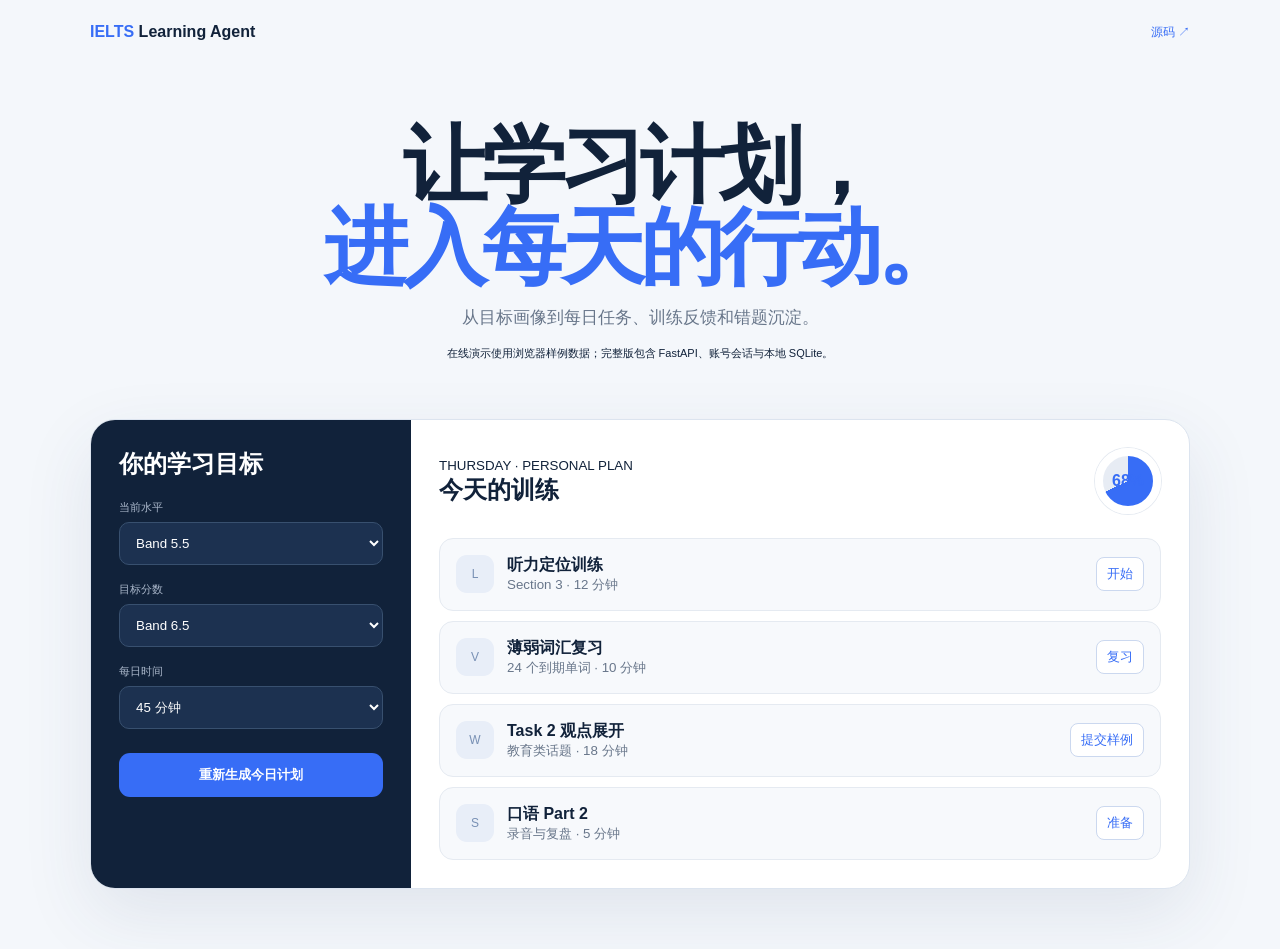
<file: demo/index.html>
<!doctype html><html lang="zh-CN"><head><meta charset="utf-8"><meta name="viewport" content="width=device-width,initial-scale=1"><meta name="description" content="IELTS Learning Agent 在线学习流程演示"><link rel="icon" href="data:image/svg+xml,%3Csvg xmlns='http://www.w3.org/2000/svg' viewBox='0 0 64 64'%3E%3Crect width='64' height='64' rx='16' fill='%23376df6'/%3E%3C/svg%3E"><title>IELTS Learning Agent · Demo</title><style>
:root{--navy:#11223a;--blue:#376df6;--paper:#f4f7fb;--muted:#68768a;--green:#35b778}*{box-sizing:border-box}body{margin:0;color:var(--navy);background:var(--paper);font-family:Inter,-apple-system,"Segoe UI","PingFang SC",sans-serif}.shell{width:min(1100px,calc(100% - 28px));margin:auto}header{height:64px;display:flex;align-items:center;justify-content:space-between}.brand{font-weight:800}.brand span{color:var(--blue)}header a{color:var(--blue);text-decoration:none;font-size:12px}.hero{padding:60px 0 38px;text-align:center}.hero h1{max-width:820px;margin:0 auto;font-size:clamp(48px,7vw,84px);line-height:.98;letter-spacing:-.06em}.hero h1 em{color:var(--blue);font-style:normal}.hero p{color:var(--muted);font-size:17px}.notice{font-size:11px}.app{margin:20px 0 60px;display:grid;grid-template-columns:320px 1fr;background:#fff;border:1px solid #dce4ef;border-radius:25px;box-shadow:0 25px 70px #2e47691a;overflow:hidden}.setup{padding:28px;background:var(--navy);color:#fff}.setup h2{margin-top:0}.setup label{display:block;margin:17px 0 7px;color:#aab7ca;font-size:11px}.setup select{width:100%;padding:12px;color:#fff;background:#1c3150;border:1px solid #38506f;border-radius:10px}.setup button{width:100%;margin-top:24px;padding:13px;color:#fff;background:var(--blue);border:0;border-radius:11px;font-weight:750;cursor:pointer}.workspace{padding:28px}.today{display:flex;align-items:center;justify-content:space-between}.today h2{margin:0}.score{width:66px;height:66px;display:grid;place-items:center;color:var(--blue);background:conic-gradient(var(--blue) 0 68%,#e7ecf4 68%);border:8px solid #fff;border-radius:50%;box-shadow:0 0 0 1px #e5eaf1;font-weight:800}.tasks{display:grid;gap:10px;margin-top:24px}.task{padding:16px;display:grid;grid-template-columns:38px 1fr auto;align-items:center;gap:13px;background:#f7f9fc;border:1px solid #e5eaf1;border-radius:14px}.task i{width:38px;height:38px;display:grid;place-items:center;color:#7890b4;background:#e8eef8;border-radius:11px;font-style:normal;font-size:12px}.task strong,.task small{display:block}.task small{color:var(--muted)}.task button{padding:7px 10px;color:var(--blue);background:#fff;border:1px solid #cbd8ef;border-radius:8px;cursor:pointer}.feedback{margin-top:20px;padding:20px;display:none;background:#effaf5;border-left:4px solid var(--green);border-radius:4px 13px 13px 4px}.feedback.show{display:block}.feedback h3{margin:0 0 7px;color:#21784f}.feedback p{margin:0;color:#557166;font-size:13px}@media(max-width:720px){.hero{padding-top:35px}.app{grid-template-columns:1fr}.setup{padding:22px}.workspace{padding:20px}.task{grid-template-columns:35px 1fr}.task button{grid-column:2;justify-self:start}}
</style></head><body><div class="shell"><header><div class="brand"><span>IELTS</span> Learning Agent</div><a href="https://github.com/Kankandesuyo/ielts-learning-agent">源码 ↗</a></header><section class="hero"><h1>让学习计划，<br><em>进入每天的行动。</em></h1><p>从目标画像到每日任务、训练反馈和错题沉淀。</p><div class="notice">在线演示使用浏览器样例数据；完整版包含 FastAPI、账号会话与本地 SQLite。</div></section><section class="app"><aside class="setup"><h2>你的学习目标</h2><label>当前水平</label><select id="level"><option>Band 5.5</option><option>Band 6.0</option><option>Band 6.5</option></select><label>目标分数</label><select id="target"><option>Band 6.5</option><option>Band 7.0</option><option>Band 7.5</option></select><label>每日时间</label><select id="time"><option>45 分钟</option><option>60 分钟</option><option>90 分钟</option></select><button id="generate">重新生成今日计划</button></aside><main class="workspace"><div class="today"><div><small>THURSDAY · PERSONAL PLAN</small><h2>今天的训练</h2></div><div class="score">68%</div></div><div class="tasks"><article class="task"><i>L</i><span><strong>听力定位训练</strong><small>Section 3 · 12 分钟</small></span><button>开始</button></article><article class="task"><i>V</i><span><strong>薄弱词汇复习</strong><small>24 个到期单词 · 10 分钟</small></span><button>复习</button></article><article class="task"><i>W</i><span><strong>Task 2 观点展开</strong><small>教育类话题 · 18 分钟</small></span><button id="review">提交样例</button></article><article class="task"><i>S</i><span><strong>口语 Part 2</strong><small>录音与复盘 · 5 分钟</small></span><button>准备</button></article></div><div class="feedback" id="feedback"><h3>样例反馈已生成</h3><p>观点清晰，但第二段缺少具体例证。建议使用“观点 → 原因 → 真实场景 → 结果”的四步结构，并把重复使用的 important 替换为 significant / essential。</p></div></main></section></div><script>
const feedback=document.querySelector('#feedback');document.querySelector('#review').onclick=()=>feedback.classList.toggle('show');document.querySelector('#generate').onclick=async e=>{e.target.disabled=true;e.target.textContent='Agent 规划中…';feedback.classList.remove('show');await new Promise(r=>setTimeout(r,850));document.querySelectorAll('.task small')[0].textContent=document.querySelector('#time').value+' 计划 · 听力优先';e.target.textContent='计划已更新 ✓';setTimeout(()=>{e.target.disabled=false;e.target.textContent='重新生成今日计划'},900)};
</script></body></html>
</file>
